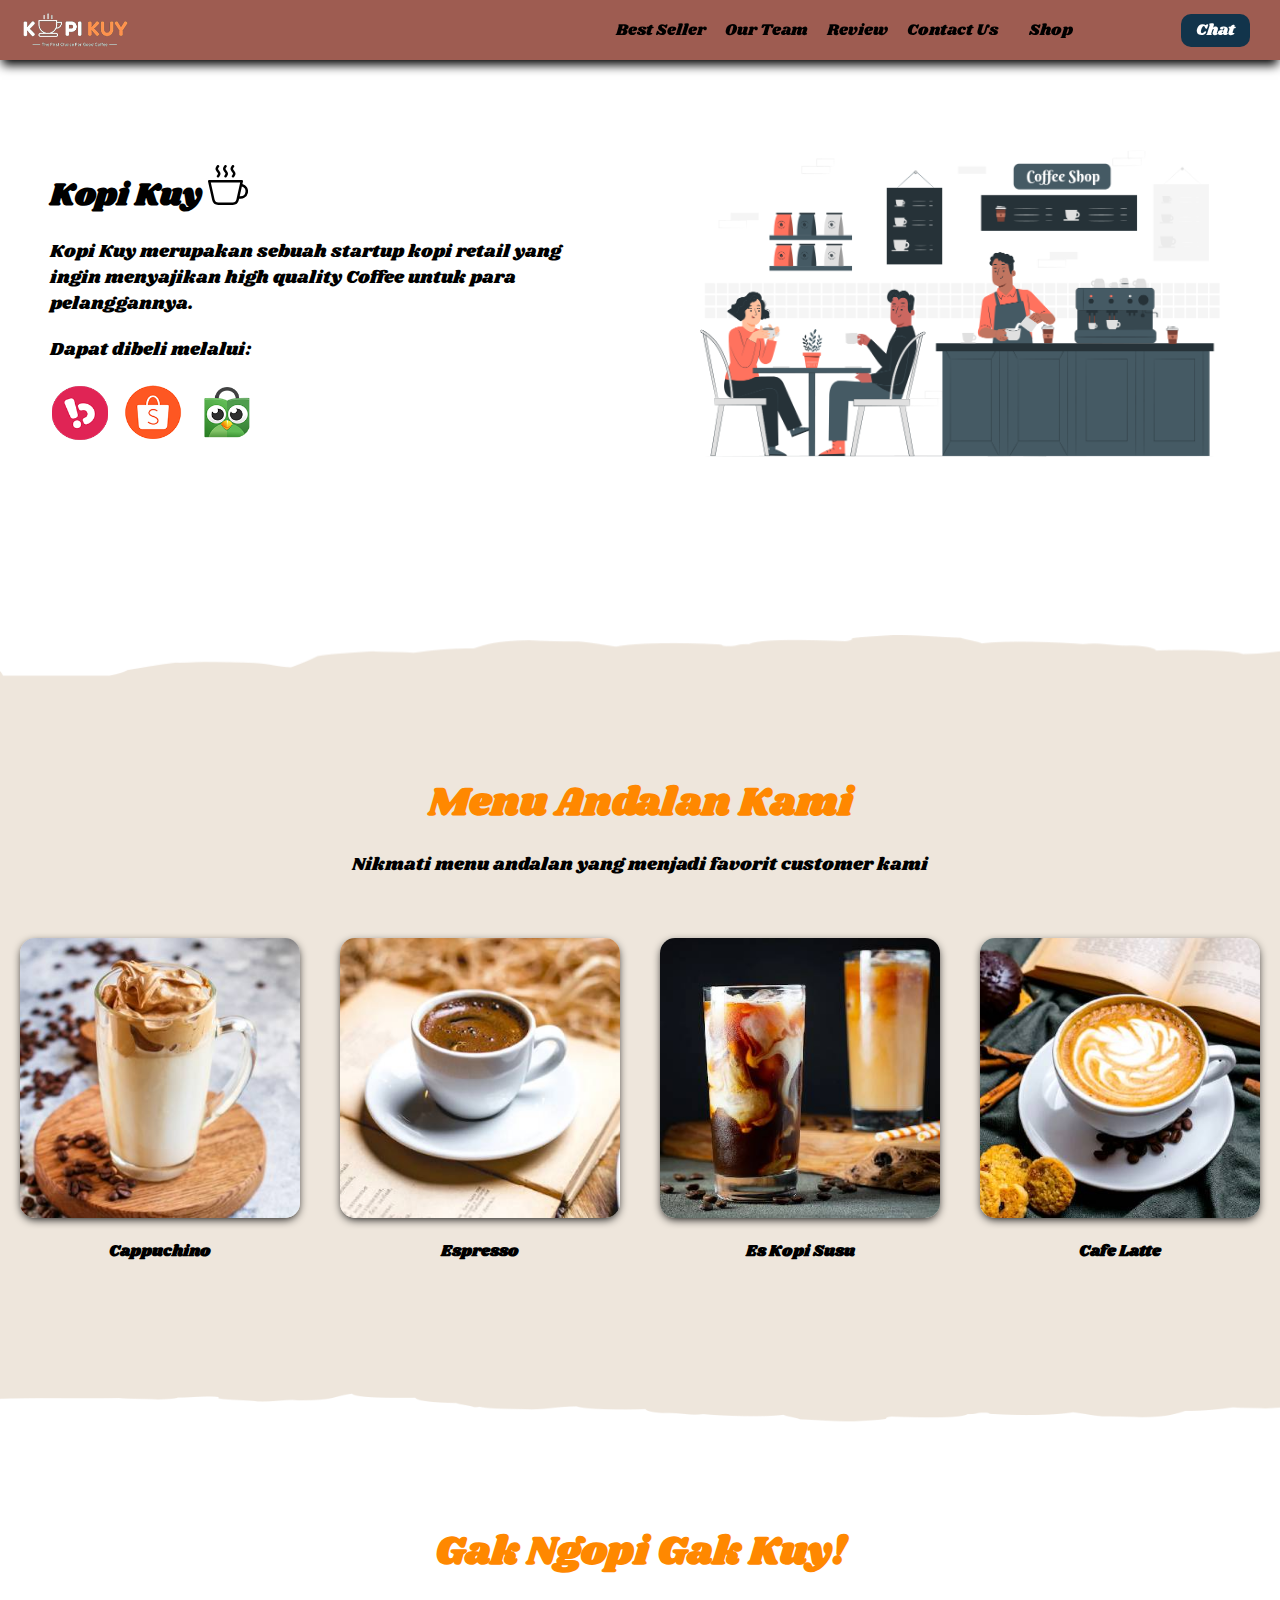
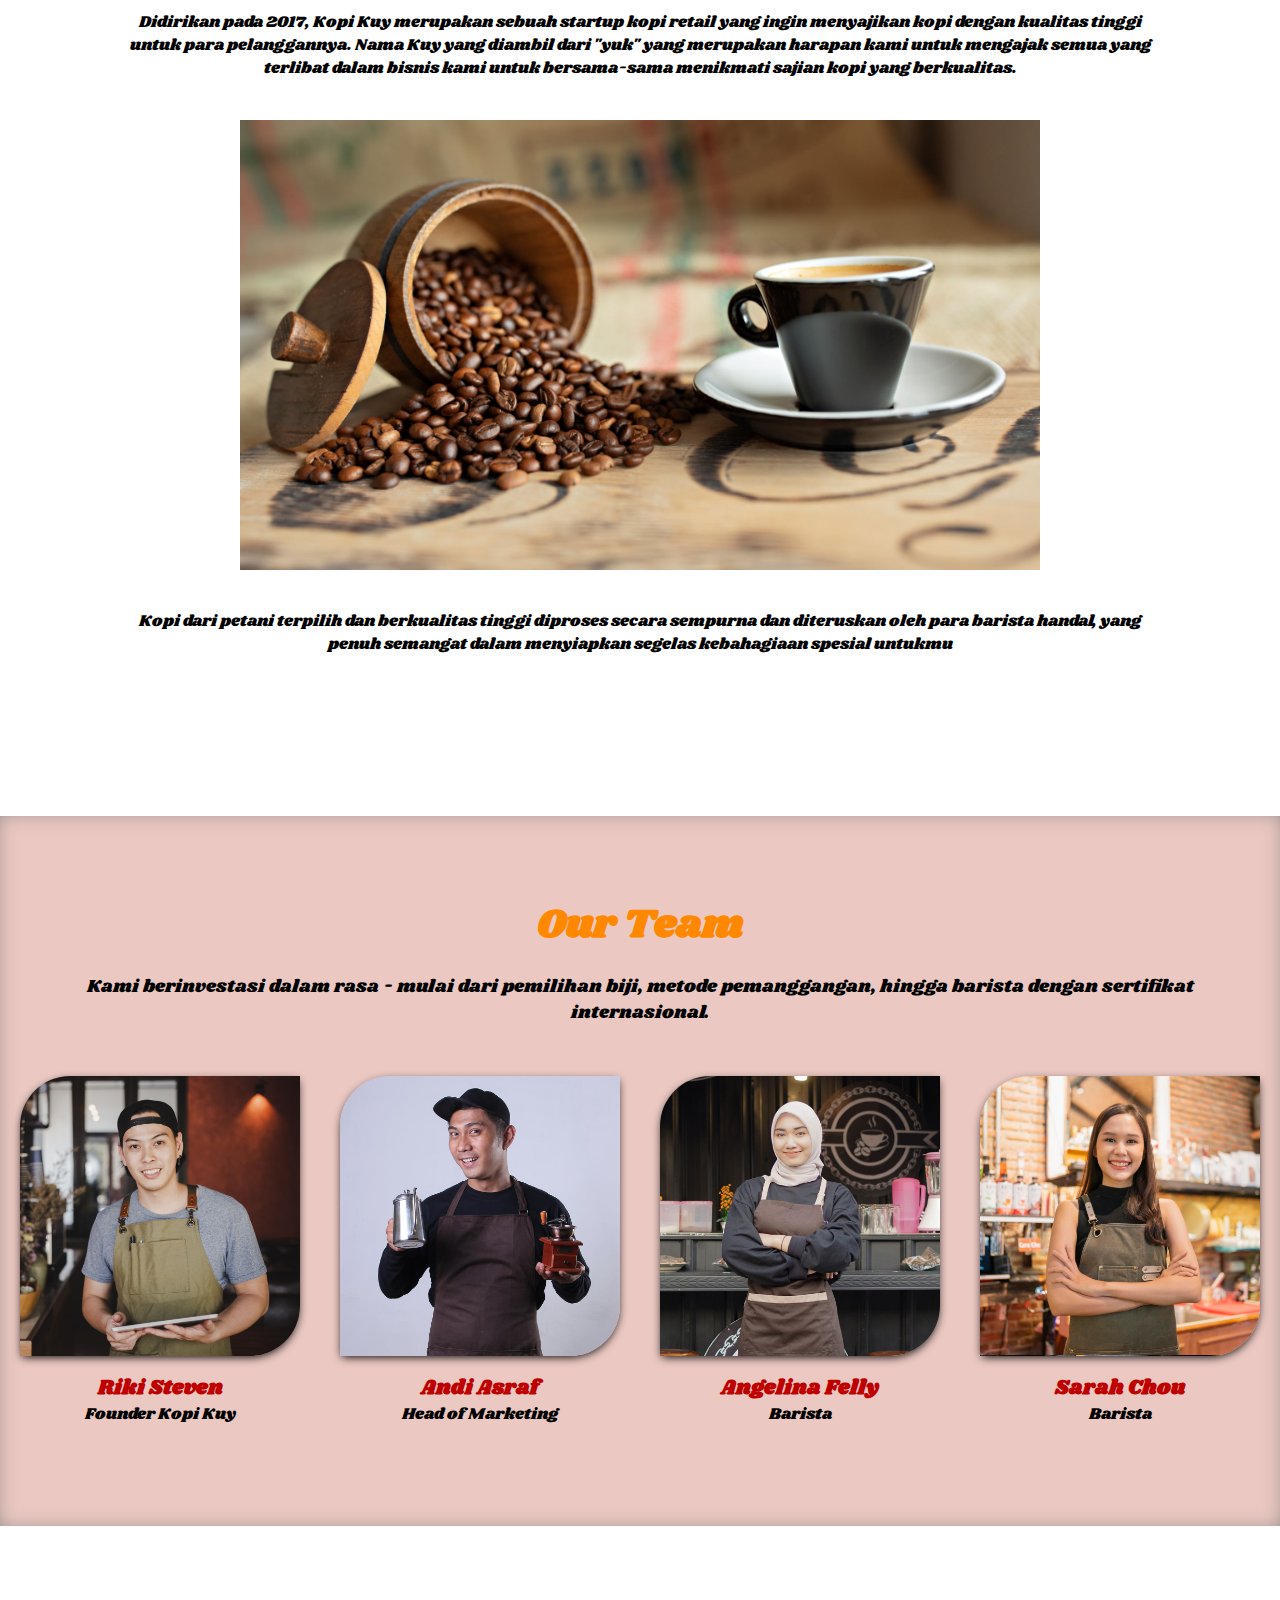
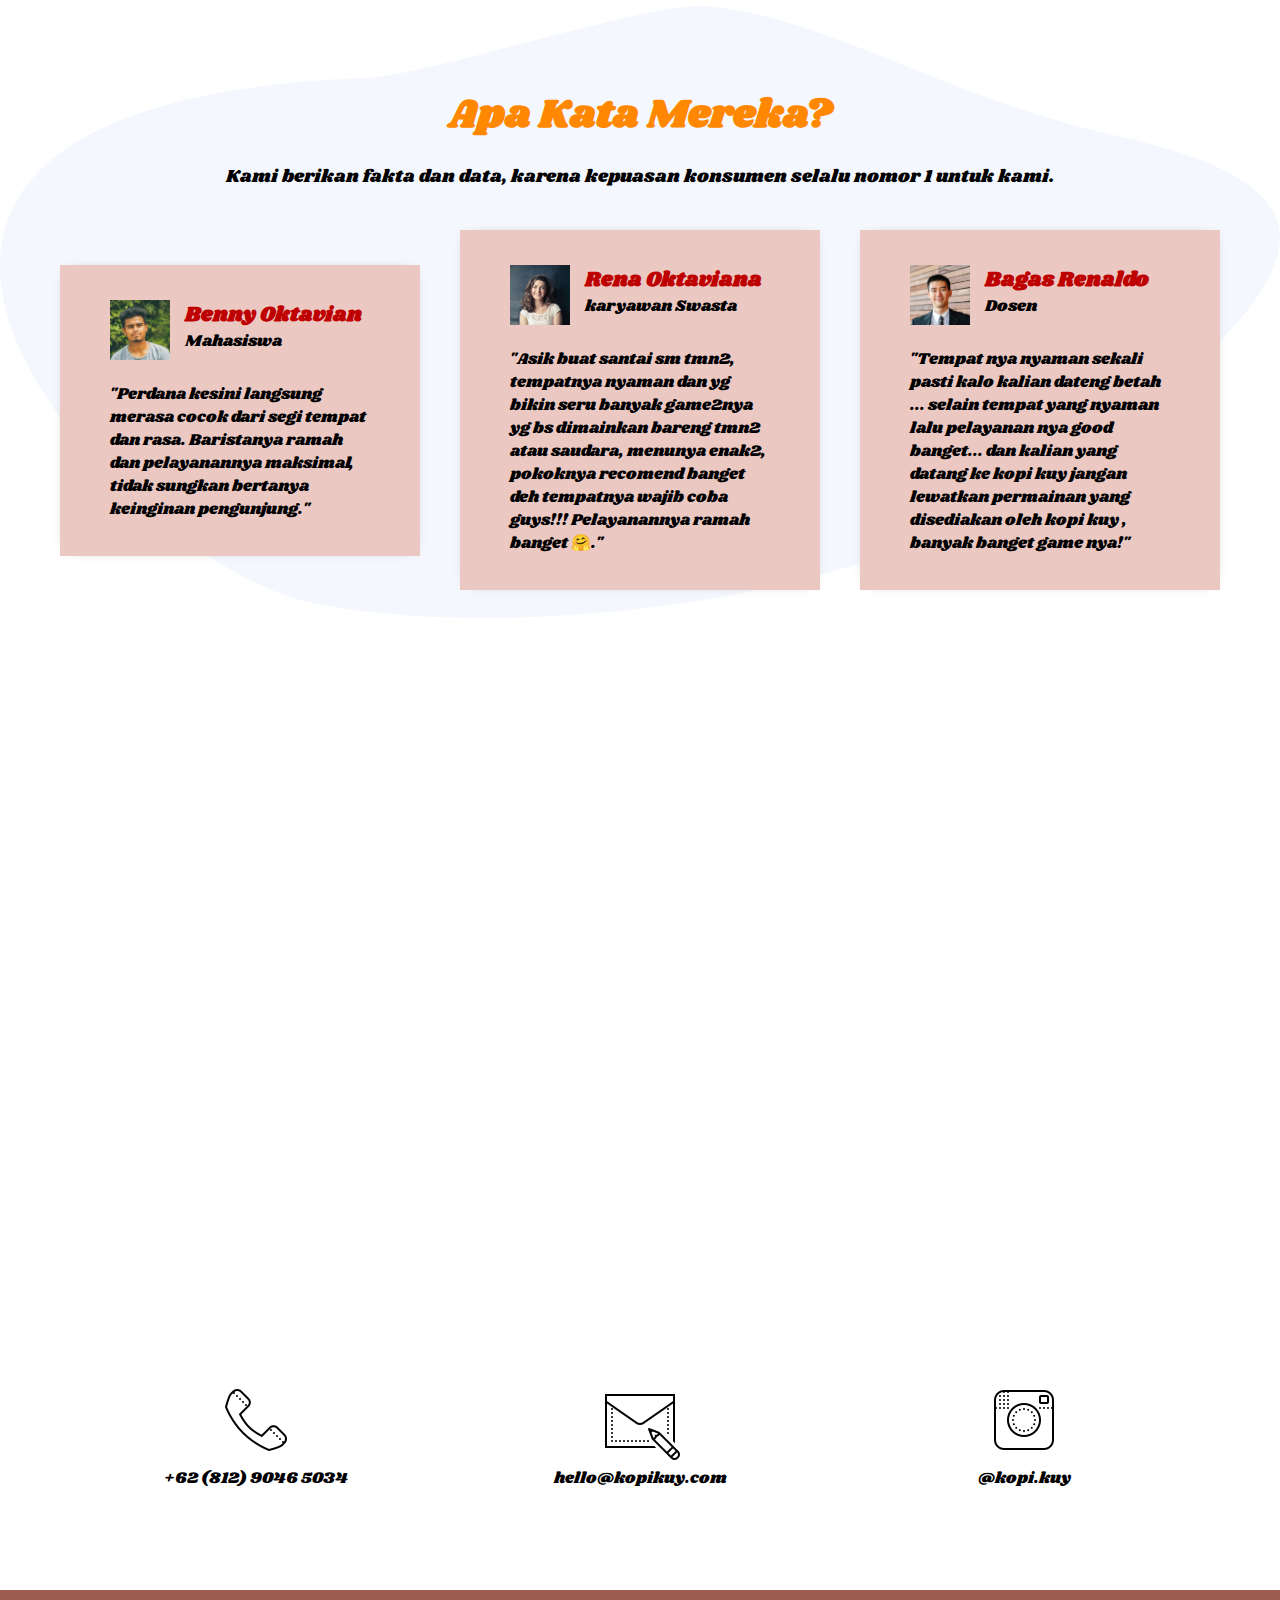
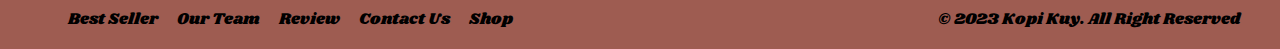
<file: index.html>
<!DOCTYPE html>
<html lang="id">

<head>
    <meta charset="UTF-8">
    <meta http-equiv="X-UA-Compatible" content="IE=edge">
    <meta name="viewport" content="width=device-width, initial-scale=1.0">
    <link rel="shortcut icon" href="images/favicon.ico" type="image/x-icon">
    <title>Website Kopi Kuy</title>
    <link rel="preconnect" href="https://fonts.googleapis.com">
    <link rel="preconnect" href="https://fonts.gstatic.com" crossorigin>
    <link href="https://fonts.googleapis.com/css2?family=Shrikhand&display=swap" rel="stylesheet">
    <link rel="stylesheet" href="css/style.css">
</head>

<body>
    <nav>
        <img class="logo" src="images/logo/logo_kuy.png">
        <div class="navigasi">
            <a href="#best-seller">Best Seller</a>
            <a href="#our-team">Our Team</a>
            <a href="#review">Review</a>
            <a href="#contact-us">Contact Us</a>
        </div>
        <a class="shop" href="produk.html">Shop</a>
        <a class="chat" href="https://wa.me/628123456?text=Saya ingin bertanya" target="_blank">Chat</a>
    </nav>

    <!-- Tulis Kode HTML / <header> Setelah baris di bawah ini (baris 28) -->

    <header>
        <div class="kiri">
            <h1>
                Kopi Kuy <img src="images/icon/icon_kopi.svg" alt="">
            </h1>
            <p>Kopi Kuy merupakan sebuah startup kopi retail yang ingin menyajikan
                high quality Coffee untuk para pelanggannya.
            </p>
            <p>
                Dapat dibeli melalui:
            </p>
            <div class="olshop">
                <img src="images/logo/logo_bukalapak.png" alt="">
                <img src="images/logo/logo_shopee.png" alt="">
                <img src="images/logo/logo_tokopedia.png" alt="">
            </div>
        </div>
        <div class="kanan">
            <img src="images/header/header3.png" alt="">
        </div>
    </header>
    <section class="best-seller" id="best-seller">

        <h2>Menu Andalan Kami</h2>
        <p>Nikmati menu andalan yang menjadi favorit customer kami</p>

        <div class="produk">
            <img src="images/produk/product_capuchino.jpg" alt="">
            <p>Cappuchino</p>
        </div>
        <div class="produk">
            <img src="images/produk/product_espresso.jpg" alt="">
            <p>Espresso</p>
        </div>
        <div class="produk">
            <img src="images/produk/product_kopi_susu.jpg" alt="">
            <p>Es Kopi Susu</p>
        </div>
        <div class="produk">
            <img src="images/produk/product_latte.jpg" alt="">
            <p>Cafe Latte</p>
        </div>

    </section>

    <section class="about-us" id="about-us">
        <h2>Gak Ngopi Gak Kuy!</h2>
        <p>Didirikan pada 2017, Kopi Kuy merupakan sebuah startup kopi retail yang ingin menyajikan kopi dengan kualitas
            tinggi
            untuk para pelanggannya. Nama Kuy yang diambil dari "yuk" yang merupakan harapan kami
            untuk mengajak semua yang terlibat dalam bisnis kami untuk bersama-sama menikmati sajian kopi yang
            berkualitas.
        </p>
        <img src="images/about-us/biji-kopi2.jpg" alt="">
        <p>
            Kopi dari petani terpilih dan berkualitas tinggi diproses secara sempurna dan diteruskan
            oleh para barista handal,
            yang penuh semangat dalam menyiapkan segelas kebahagiaan spesial untukmu
        </p>
    </section>

    <section class="our-team" id="our-team">

        <h2>Our Team</h2>

        <p>Kami berinvestasi dalam rasa - mulai dari pemilihan biji, metode pemanggangan,
        hingga barista dengan sertifikat internasional.</p>

        <div class="team">
            <img src="images/team/team1.jpg" alt="">
            <h3>Riki Steven</h3>
            <p>Founder Kopi Kuy</p>
        </div>
        <div class="team">
            <img src="images/team/team2.jpg" alt="">
            <h3>Andi Asraf</h3>
            <p>Head of Marketing</p>
        </div>
        <div class="team">
            <img src="images/team/team3.jpg" alt="">
            <h3>Angelina Felly</h3>
            <p>Barista</p>
        </div>
        <div class="team">
            <img src="images/team/team4.jpg" alt="">
            <h3>Sarah Chou</h3>
            <p>Barista</p>
        </div>
        
    </section>

    <section class="review" id="review">
        <h2>Apa Kata Mereka?</h2>

        <p>Kami berikan fakta dan data, karena kepuasan konsumen selalu nomor 1 untuk kami.</p>

        <div class="testimoni">
            <img src="images/customer/customer1.jpg" alt="">
            <div class="profile">
                <h3>Benny Oktavian</h3>
                <p>Mahasiswa</p>
            </div>
            <p>"Perdana kesini langsung merasa cocok dari segi tempat dan rasa.
            Baristanya ramah dan pelayanannya maksimal, tidak sungkan bertanya keinginan pengunjung."</p>
        </div>

        
        <div class="testimoni">
            <img src="images/customer/customer2.jpg" alt="">
            <div class="profile">
                <h3>Rena Oktaviana</h3>
                <p>karyawan Swasta</p>
            </div>
            <p>"Asik buat santai sm tmn2, tempatnya nyaman dan yg bikin seru banyak game2nya
            yg bs dimainkan bareng tmn2 atau saudara, menunya enak2, pokoknya recomend
            banget deh tempatnya wajib coba guys!!! Pelayanannya ramah banget 🤗."</p>
        </div>

        <div class="testimoni">
            <img src="images/customer/customer3.jpg" alt="">
            <div class="profile">
                <h3>Bagas Renaldo</h3>
                <p>Dosen</p>
            </div>
            <p>"Tempat nya nyaman sekali pasti kalo kalian dateng betah ...
            selain tempat yang nyaman lalu pelayanan nya good banget...
            dan kalian yang datang ke kopi kuy jangan lewatkan permainan yang disediakan
            oleh kopi kuy , banyak banget game nya!"</p>
        </div>
    </section>

    <section class="contact-us" id="contact-us">
    
        <iframe
            src="https://www.google.com/maps/embed?pb=!1m14!1m8!1m3!1d7932.741866032694!2d106.668581!3d-6.214715!3m2!1i1024!2i768!4f13.1!3m3!1m2!1s0x2e69f9912c7f297b%3A0xe5a3a671dae861ab!2sKopi%20kuy!5e0!3m2!1sid!2sid!4v1680617229460!5m2!1sid!2sid"
            allowfullscreen="" loading="lazy" referrerpolicy="no-referrer-when-downgrade"></iframe>
    
        <div class="kontak">
            <img src="images/icon/icon_phone.png">
            <p>+62 (812) 9046 5034</p>
        </div>
    
        <div class="kontak">
            <img src="images/icon/icon_mail.png">
            <a href="https//www.gmail.com/hello-kopikuy.com" role="button">
                <p>hello@kopikuy.com</p>
            </a>
        </div>
    
        <div class="kontak">
            <img src="images/icon/icon_instagram.png">
            <a href="https://instagram.com" role="button">
                <p>@kopi.kuy</p>
            </a>
        </div>
    
    </section>

    <footer>
        <div class="navigasi">
            <a href="#best-seller">Best Seller</a>
            <a href="#our-team">Our Team</a>
            <a href="#review">Review</a>
            <a href="#contact-us">Contact Us</a>
            <a href="produk.html">Shop</a>
        </div>
        <p>© 2023 Kopi Kuy. All Right Reserved</p>
    </footer>

    <!--
        Kode HTML tidak boleh lewat dari batas ini
        Pastikan setiap section di tutup
        misalnya kode <section class="best-seller"> harus ada
        di bawah kode </header> (perhatikan ada garis miringnya
        dan setiap section harus setelah kode </section>
        jangan menulis <section> di dalam <section>
    -->
</body>

</html>
</file>
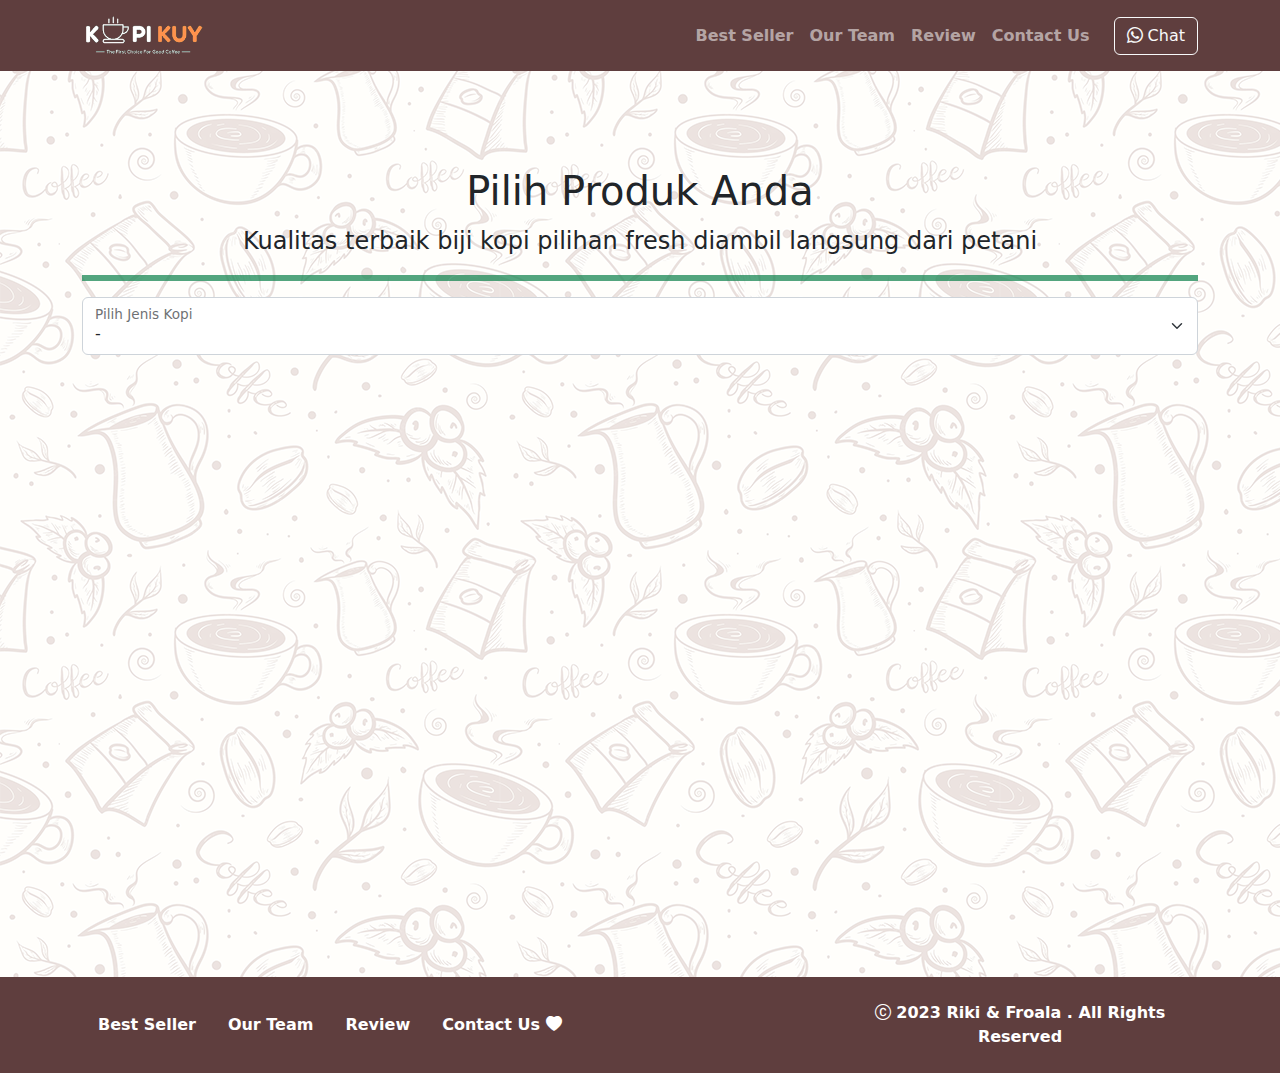
<file: produk.html>
<!DOCTYPE html>
<html lang="id">

<head>
    <meta charset="UTF-8">
    <meta http-equiv="X-UA-Compatible" content="IE=edge">
    <meta name="viewport" content="width=device-width, initial-scale=1.0">
    <link rel="shortcut icon" href="images/favicon/favicon.ico" type="image/x-icon">
    <title>Produk</title>
    <link rel="shortcut icon" href="images/favicon.ico" type="image/x-icon">
    <link rel="stylesheet" href="vendor/bootstrap/bootstrap.min.css">
    <link rel="stylesheet" href="vendor/bootstrap/bootstrap-icons.css">
    <script src="vendor/bootstrap/bootstrap.bundle.min.js"></script>
    <script src="js/jquery-3.6.3.min.js"></script>
    <style>
        /* tulis kode CSS internal di bawah sini */
        .bg-coklat {
            background-color: rgb(95, 62, 62);
        }

        .bg-kartu {
            background-color: rgb(228, 204, 174);
        }

        body {
            background-image: url(images/background/bgkopi.png)
        }



        /* Batas Akhir penulisan kode CSS internal */
    </style>
</head>

<body>
    <!-- Tulis Kode Bootstrap Di Bawah Sini -->

    <nav class="navbar navbar-dark bg-coklat navbar-expand-lg bisadicopy">
        <div class="container">
            <a class="navbar-brand" href="index.html">
                <img src="images/logo/logo_kuy.png" alt="image" height="45">
            </a>
            <button class="navbar-toggler" type="button" data-bs-toggle="collapse" data-bs-target="#navbarNav11"
                aria-controls="navbarNav11" aria-expanded="false" aria-label="Toggle navigation">
                <span class="navbar-toggler-icon"></span>
            </button>
            <div class="collapse navbar-collapse" id="navbarNav11">
                <ul class="navbar-nav ms-auto fw-bold">
                    <li class="nav-item">
                        <a class="nav-link" href="index.html#best-seller">Best Seller</a>
                    </li>
                    <li class="nav-item">
                        <a class="nav-link" href="index.html#our-team">Our Team</a>
                    </li>
                    <li class="nav-item">
                        <a class="nav-link" href="index.html#review">Review</a>
                    </li>
                    <li class="nav-item">
                        <a class="nav-link" href="index.html#contact-us">Contact Us</a>
                </ul>
                <a class="btn btn-outline-light ms-md-3" href="https://wa.me/6281290465033"><i
                        class="bi bi-whatsapp"></i> Chat</a>
            </div>
        </div>
    </nav>

    <section class="riki-block produk text-center my-5 py-5">
        <div class="container">
            <h1>Pilih Produk Anda</h1>
            <p class="fs-4">Kualitas terbaik biji kopi pilihan fresh diambil langsung dari petani</p>
            <hr class="border border-success border-3 opacity-75">

            <!-- Ini Untuk Select -->
            <div class="form-floating col-lg-12 mx-auto">
                <select class="form-select" id="select_kopi" aria-label="Floating label select example">
                    <option selected disabled>-</option>
                    <option value="arabica">Arabica</option>
                    <option value="robusta">Robusta</option>
                    <option value="nonkopi">Non Kopi</option>
                </select>
                <label for="select_kopi">Pilih Jenis Kopi</label>
            </div>
            <div id="baris_produk" class="row row-cols-1 row-cols-sm-2 row-cols-md-3 row-cols-lg-4 text-center mt-5">

            </div>
        </div>
    </section>

    <footer class="riki-block footer-small py-4 bg-coklat">
        <div class="container">
            <div class="row align-items-center">
                <div class="col-12 col-md-8">
                    <ul class="nav justify-content-center justify-content-md-start fw-bold">
                        <li class="nav-item">
                            <a class="nav-link" href="index.html#best-seller">Best Seller</a>
                        </li>
                        <li class="nav-item">
                            <a class="nav-link" href="index.html#our-team">Our Team</a>
                        </li>
                        <li class="nav-item">
                            <a class="nav-link" href="index.html#review">Review</a>
                        </li>
                        <li class="nav-item">
                            <a class="nav-link" href="index.html#contact-us">Contact Us <i
                                    class="bi bi-heart-fill"></i></a>
                    </ul>
                    </ul>
                </div>

                <div class="col-12 col-md-4 mt-4 mt-md-0 text-center text-md-right fw-bold"><i
                        class="bi bi-c-circle"></i>
                    2023 Riki &amp; Froala . All Rights Reserved
                </div>
            </div>
        </div>
    </footer>


    <!-- Batas Akhir penulisan kode Bootstrap -->
    <script>
        /* Tulis Javascript Di bawah Sini */

        var sumber = "https://rikikurnia.com/prakerja/api/kopi"
        var sumber2 = "data.json"

        select_kopi.onchange = function () {
            var dipilih = select_kopi.value
            console.log("Nilai Kopi Diganti ke " + dipilih)
            /* Kode selanjutnya paste di bawah sini jangan lewat } */

            $.getJSON(sumber2).then(function (data) {
                var data_kopi = data[dipilih]
                console.log(data_kopi)
                /* Kode ketiga paste di bawah sini jangan lewat }) */

                baris_produk.innerHTML = ""
                data_kopi.forEach(item => {
                    baris_produk.innerHTML += `<div class="col mb-4">
                    <div class="card">
                            <img src="${item.foto}" class="card-img-top" alt="...">
                            <div class="card-body">
                                <h5 class="card-title">${item.nama}</h5>
                                <div class="row hargasize my-4">
                                    <div class="col">
                                        ${item.size}
                                    </div>
                                    <div class="col fw-bold text-primary">
                                        ${item.harga}
                                    </div>
                                </div>
                                <a href="${item.link}" class="btn btn-success w-100">
                                    <i class="bi bi-cart-check"></i> Beli
                                </a>
                            </div>
                        </div>
                    </div>`
                })



            })



        }



        /* Batas Akhir penulisan kode Javascript */
    </script>
</body>

</html>
</file>
<file: css/style.css>
/* Kode * di bawah ini untuk mereset tampilan setiap web browser supaya seragam */

* {
   box-sizing: border-box;
   margin: 0;
   padding: 0;
}

html {
   /* scroll-behavior: smooth agar scroll ketika klik pada navigasi menjadi halus */
   scroll-behavior: smooth;
}

/* 
Kode di bawah ini untuk mengatur nav sampai footer agar memiliki tampilan flexibel
selengkapnya akan di bahas di hari ke 3
*/

nav,
header,
section,
footer {
   /* 
      display: flex memiliki pengaturan yang dapat mengatur agar elemen
      di dalamnya memiliki ukuran yang fleksibel
      digunakan saat ada elemen yang isinya lebih dari satu kolom
   */
   display: flex;
   /* 
      align-items: center mengatur elemen di dalamnya rata tengah vertikal
   */
   align-items: center;

   /* 
      justify-content: center mengatur elemen di dalamnya rata tengah horizontal
   */
   justify-content: center;

   /* 
      flex-wrap: wrap mengatur agar jika lebar elemen berlebih, maka elemen
      akan otomatis diletakan di baris baru (tidak dipaksakan di satu baris)
   */
   flex-wrap: wrap;
}



/* 
Kode @font-face untuk menginstall font ke dalam Website 
src adalah untuk lokasi fontnya, font dapat di cari di website https://fonts.google.com/
dengan memberi nama family, maka kita mendaftarkan font tersebut ke dalam website
*/

@font-face {
   src: url(../fonts/poppins.woff2);
   font-family: 'Poppins';
}

body {
   /* 
   mendaftarkan semua teks pada body menjadi family Poppins 
   kenapa pada body? karena elemen body membungkus semua elemen dari nav section sampai footer
   */
   font-family: 'Poppins';
   font-family: 'Shrikhand', cursive;
}

/*
Misalnya ada font dari google yang bernama Irish Grover yang berada di:
https://fonts.gstatic.com/s/irishgrover/v23/buExpoi6YtLz2QW7LA4flVgv__RP.woff2

maka bisa coba copy kode berikut untuk menginstall font tadi:

@font-face {
  font-family: 'Irish Grover';
  font-style: normal;
  font-weight: 400;
  src: url(https://fonts.gstatic.com/s/irishgrover/v23/buExpoi6YtLz2QW7LA4flVgv__RP.woff2) format('woff2');
}

Jika kode di atas sudah di copy
Nanti pada element yang ingin menggunakan font Irish Grover Tadi, tinggal diganti font-familynya
misal mau mengganti h1 dan h2 maka kodenya sebagai berikut:

h1,h2 {
   font-family: 'Irish Grover';
}

*/


a {
   /* menghilangkan garis bawah pada link */
   text-decoration: none;

   /* 
   color: adalah untuk mengganti warna tulisan.
   color:unset digunakan pada a untuk menghilangkan warna bawaan pada link (biasanya warna biru) 
   */
   color: black;
}
p {
   color: black
}

h2 {
   /* mengatur ukuran huruf ke 34 pixel */
   font-size: 40px;
   color: rgb(255, 136, 0)
}

h3 {
   /* mengatur ukuran huruf ke 1.2rem */
   font-size: 1.3rem;
   color: rgb(190, 0, 0);
}

h1,
h2,
h3 {
   /* mengatur tebal huruf bisa bold, normal*/
   font-weight: bold;
}

img {
   /* 
      kode max-width artinya lebar maksimal
      mengatur agar semua elemen img memiliki lebar maksimal 100% agar
      besar gambar tidak melebihi layar ataupun elemen pembungkus
   */
   max-width: 100%;
}

/* Navigasi */

nav {
   /* 
   background-color mengatur warna latar belakang 
   untuk pengguna hp, pergantian warna tidak bisa seperti vs code
   hanya dapat menggunakan warna bahasa inggris seperti: red, green, brown, purple dsb
   untuk pengguna vscode silahkan arahkan mouse ke kotak warna di bawah
   untuk mengganti warna sesuai keinginan
   */
   background-color: rgb(158, 92, 81);

   /* box-shadow membuat efek bayangan */
   box-shadow: 0 7px 10px -2px #000;

   /* width mengatur lebar elemen. 100% agar lebarnya full dari kiri sampai kanan layar */
   width: 100%;

   /* 
   padding digunakan untuk memberi jarak ke dalam. 
   efeknya bila digunakan pada elemen yang memiliki warna latar akan membuat elemen tersebut 'gemuk'
   padding-top artinya jarak ke atas, nilai padding dapat berupa
   padding-top, padding-bottom, padding-left, padding-right
   */
   padding-top: 10px;
   padding-bottom: 10px;

   /* 
   position mengatur posisi elemen, position:fixed supaya elemen nav akan ikut menempel di atas layar
   saat kita scroll ke bawah. Jika ingin navigasi gak nempel, bisa menggunakan position:static;
   */
   position: fixed;

   /* Nilai z-index semakin besar, maka elemen akan semakin di depan */
   z-index: 500;
}

img.logo {
   /* height mengatur tinggi elemen */
   height: 40px;
   /* penjelasan margin mirip dengan padding, fungsinya untuk memberi jarak pada elemen */
   margin-left: 20px;
}

div.navigasi {
   margin-left: auto;
   margin-right: 15px;
}

nav a {
   color: #000000;
   padding-left: 8px;
   padding-right: 8px;
}

a.shop {
   margin-right: 100px;
}

a.chat {
   margin-right: 30px;
   background-color: rgb(18, 52, 75);
   color: #fff;
   padding-top: 5px;
   padding-right: 15px;
   padding-bottom: 5px;
   padding-left: 15px;
   border-radius: 10px;
}


/* 
   PERHATIKAN bahwa dalam mengatur elemen, nama elemen langsung ditulis
   sedangkan untuk mengatur class, dibutuhkan tanda titik (.) terlebih dulu
   img {} berarti seluruh elemen dengan tag img (<img src="....">), 
   sedangkan .img artinya hanya elemen dengan class img (<img class="img" src="...">) 
*/


/* HEADER */


header,
section {
   /*
    padding mengatur jarak ke dalam
    pada padding dan margin ditambahkan top / right / bottom / top 
    untuk mengatur jarak masing-masing 
   */
   padding-top: 80px;
   padding-bottom: 80px;

   /* margin mengatur jarak ke luar */
   margin-bottom: 80px;
}

/* penulisan CSS dapat digabung dengan beberapa elemen */
header div.kiri,
header div.kanan {
   /* width mengatur lebar elemen. 50% artinya setengah ukuran elemen pembungkus */
   width: 50%;
   padding: 50px;
}

header h1 {
   margin-bottom: 20px;
}

header p {
   /* font-size digunakan untuk mengatur ukuran huruf */
   font-size: 18px;
   margin-bottom: 20px;
}

div.olshop img {
   width: 60px;
   /* aspect-ratio:1 agar tinggi menyesuaikan width */
   aspect-ratio: 1;
   margin-right: 10px;
}

/* Best Seller */

section.best-seller {
   position: relative;

   /* background-color mengatur warna latar belakang elemen */
   background-color: #EEE6DC;

   /* text-align mengatur rata tulisan, bisa bernilai: left, right, center, justify */
   text-align: center;
}

/* 
terkait position, after, dan before memerlukan pemahaman mendalam
terkait layout pada CSS untuk dapat memahami secara penuh 
*/

section.best-seller::before,
section.best-seller::after {
   position: absolute;
   content: "";
   width: 100%;
   height: 76px;

   /* background-image untuk menambahkan gambar sebagai background */
   background-image: url(../images/background/garis-atas.png);

   /*background-size agar gambar latar menyesuaikan tinggi / lebar elemen */
   background-size: cover;

   top: -60px;
   left: 0;
}

section.best-seller::after {
   height: 60px;
   background-image: url(../images/background/garis-bawah.png);
   top: unset;
   bottom: -60px;
}

section.best-seller h2 {
   margin-bottom: 20px;
   width: 100%;
}

/* 
Penulisan section.best-seller > p berarti mengatur elemen p yang langsung
di bungkus oleh elemen <section class="best-seller">
aturan ini tidak berlaku untuk elemen <p> yang ada di dalam <div class="produk">
*/

section.best-seller>p {
   font-size: 18px;
   margin-bottom: 40px;
   width: 100%;
}

div.produk {
   /* 
      Penulisan padding dan margin seperti padding:20px ini penulisan singkat 
      yang berarti top, right, bottom, left nilainya sama, yaitu 20px 
   */
   padding: 20px;
   width: 25%;
}

div.produk img {
   /* transition membuat animasi transisi dari perubahan style, 0.3s berarti 0.3 detik */
   transition: all 0.3s ease;

   /* border-radius  Membuat sudut membulat */
   border-radius: 15px;

   /* box-shadow membuat efek bayangan */
   box-shadow: 0 3px 10px -2px #000;
}

/*

kode div.produk img:hover akan dijalankan saat mouse ada di atas elemen <img> yang ada
di dalam <div class="produk"> 
karena ada efek transition pada div.produk img 
maka akan menghasilkan efek animasi yang smooth

*/
div.produk img:hover {

   /* membuat transformasi, bisa berupa scale(1.05), rotate(180deg), translateY(-50px), dsb */
   transform: scale(0.9);
   border-radius: 50%;
}

div.produk p {
   margin-top: 15px;
   font-weight: bold;
}



/* About US */

section.about-us {
   /* max-width: 80%; mengatur lebar maksimal elemen tidak boleh melebihi 80% layar */
   max-width: 80%;

   /* margin-left dan margin-right auto akan membuat posisi elemen berada di tengah */
   margin-left: auto;
   margin-right: auto;
   text-align: center;
}

section.about-us h2 {
   margin-bottom: 30px;
   width: 100%;
}

section.about-us img {
   /* 
      Penulisan width: 800px dan max-width: 100% mengatur agar
      elemen memiliki lebar 800px namun tidak boleh melebihi 100% ukuran layar
   */
   width: 800px;
   max-width: 100%;
   margin: auto;
}

/*
section.about-us p:nth-child(2) berarti mengatur elemen ke 2 dengan jenis <p>
yang ada di dalam <section class="about-us">
*/

section.about-us p:nth-child(2) {
   margin-bottom: 40px;
}

section.about-us p:nth-child(4) {
   margin-top: 40px;
}


/* OUR TEAM */

section.our-team {
   background-color: rgb(235, 200, 194);
   box-shadow: inset 0px 0px 23px -8px #707070;
   text-align: center;
}

section.our-team h2 {
   margin-bottom: 20px;
   width: 100%;
}

section.our-team>p {
   margin-bottom: 30px;
   font-size: 18px;
   width: 800px;
   max-width: 90%;
   margin-left: auto;
   margin-right: auto;
   width: 100%;
}

div.team {
   width: 25%;
   padding: 20px;
}

div.team img {
   width: 100%;
   aspect-ratio: 1/1;
   object-fit: cover;
   box-shadow: 0 3px 10px -2px #000;
   border-radius: 50px 0px 50px 0px;
   margin-bottom: 10px;
}


/* REVIEW */

section.review {
   background-image: url(../images/background/bg-review.svg);
   /* 
      background-size: contain;
      membuat gambar latar belakang tidak terpotong
   */
   background-size: contain;

   /* 
      background-repeat: no-repeat;
      membuat gambar latar belakang tidak diulang (duplikat)
   */
   background-repeat: no-repeat;
   padding-left: 40px;
   padding-right: 40px;
   justify-content: space-around;
   /* align-items: stretch; membuat tinggi elemen di dalam .review .baris seragam */
   text-align: center;
}

section.review h2 {
   margin-bottom: 20px;
   width: 100%;
}

section.review>p {
   margin-bottom: 40px;
   font-size: 18px;
   width: 100%;
}

div.testimoni {
   width: 30%;
   display: flex;
   flex-wrap: wrap;
   padding: 35px 50px;
   box-shadow: 0px 0px 12px -10px #000;
   background-color: rgb(235, 200, 194);
}

div.testimoni img {
   width: 60px;
   height: 60px;
   margin-right: 15px;
   object-fit: cover;
}

div.profile {
   text-align: left;
   display: block;
   margin-bottom: 30px;
   width: calc(100% - 75px);
}

div.profile p {
   width: 100%;
   text-align: left;
}

div.testimoni>p {
   width: 100%;
   text-align: left;
}


/* CONTACT US */
section.contact-us {
   margin-bottom: 20px;
}

section.contact-us iframe {
   width: 100%;
   height: 500px;
   border: 0;
}

div.kontak {
   width: 30%;
   /* color mengatur warna tulisan */
   color: green;
   text-align: center;
   margin-top: 50px;
}


/* FOOTER */

footer {
   background-color: rgb(158, 92, 81);
   padding-top: 18px;
   padding-bottom: 18px;
   color: #fff;
   padding-right: 40px;
   padding-left: 40px;
}

footer div.navigasi {
   margin-left: 20px;
   margin-right: auto;
}

footer div.navigasi a {
   padding: 8px;
}

/* UNTUK kode RESPONSIF hari ke 3 tulis DI BAWAH sini */

@media (max-width:600px) {
   .navigasi {
      display: none;
   }

   a.shop {
      margin-right: 10px;
      margin-left: auto;
   }

   header div.kiri,
   header div.kanan {
      width: 100%;
      padding: 20px;
      text-align: center;
   }

   div.produk,
   div.kontak,
   div.team {
      width: 50%;
   }

   div.testimoni {
      width: 100%;
      margin-bottom: 20px;
   }
}

/* Kode CSS Selesai di sini */
</file>
